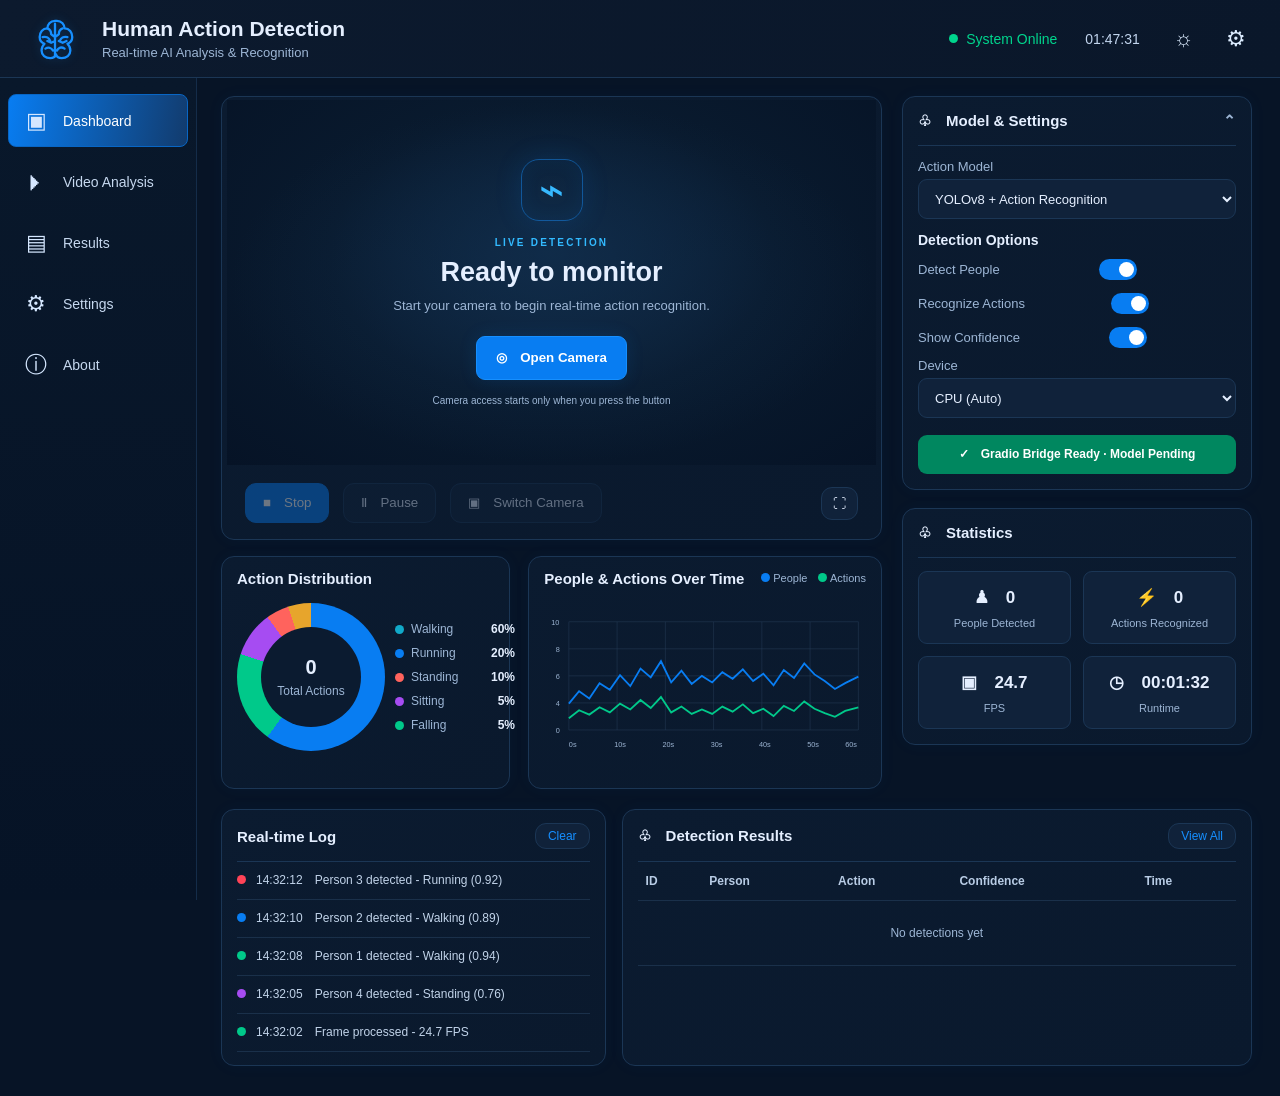
<file: Action-Recognition-UI/index.html>
<!doctype html>
<html lang="en" data-theme="dark">
<head>
<meta charset="utf-8"><meta name="viewport" content="width=device-width,initial-scale=1">
<meta name="theme-color" content="#081426"><title>Human Action Detection</title>
<link rel="stylesheet" href="styles.css">
</head>
<body>
<header class="topbar">
  <div class="brand-icon" aria-hidden="true"><svg viewBox="0 0 48 48"><path d="M24 5c-5 0-8 4-8 8-5 0-8 4-8 9 0 3 2 6 5 7-2 2-3 4-3 7 0 5 4 8 9 8 3 0 5-1 6-4 1 3 3 4 6 4 5 0 9-3 9-8 0-3-1-5-3-7 3-1 5-4 5-7 0-5-3-9-8-9 0-4-3-8-8-8Z"/><path d="M24 8v34M16 13c3 1 4 3 4 6m-9 3c4-1 7 1 8 4m-5 8c3-2 6-1 8 2m10-23c-3 1-4 3-4 6m9 3c-4-1-7 1-8 4m5 8c-3-2-6-1-8 2M20 19l4 3 4-3m-12 7 4 2 4-2m4 0 4 2 4-2"/></svg></div>
  <div class="brand"><h1>Human Action Detection</h1><p>Real-time AI Analysis &amp; Recognition</p></div>
  <div class="top-spacer"></div><div class="online"><i></i>System Online</div><time id="clock">14:32:18</time>
  <button class="icon-btn" id="themeToggle" aria-label="Toggle theme">☼</button><button class="icon-btn gear" aria-label="Settings">⚙</button>
  <button class="icon-btn mobile-menu" id="mobileMenu" aria-label="Open menu">☰</button>
</header>
<aside class="sidebar" id="sidebar">
<nav>
<button class="nav active" data-nav="Dashboard"><span>▣</span>Dashboard</button>
<button class="nav" data-nav="Video Analysis"><span>⏵</span>Video Analysis</button>
<button class="nav" data-nav="Results"><span>▤</span>Results</button>
<button class="nav" data-nav="Settings"><span>⚙</span>Settings</button>
<button class="nav" data-nav="About"><span>ⓘ</span>About</button>
</nav>
</aside>
<main class="main">
<div class="layout">
<section class="center">
<section class="panel video-panel">
 <div class="video" id="videoFrame">
  <video id="cameraVideo" autoplay muted playsinline hidden></video>
  <div class="video-empty" id="videoEmpty">
   <div class="camera-glyph" aria-hidden="true">⌁</div>
   <p class="eyebrow" id="videoEyebrow">LIVE DETECTION</p>
   <h2 id="videoTitle">Ready to monitor</h2>
   <p class="video-help" id="videoHelp">Start your camera to begin real-time action recognition.</p>
   <div class="empty-actions">
    <button class="primary" id="openCameraBtn">◎　Open Camera</button>
    <button id="chooseVideoBtn" hidden>↑　Upload Video</button>
   </div>
   <span class="privacy-note">Camera access starts only when you press the button</span>
  </div>
  <div class="live" id="liveBadge" hidden><i></i>LIVE</div><div class="fps" id="fpsBadge" hidden>FPS: <b id="fpsValue">0.0</b></div>
 </div>
 <div class="video-controls">
  <div><button class="primary" id="stopBtn">■　Stop</button><button id="pauseBtn">Ⅱ　Pause</button><button id="cameraBtn">▣　Switch Camera</button><input type="file" id="videoUpload" accept="video/*" hidden></div><button id="fullscreenBtn" class="square">⛶</button>
 </div>
</section>
<div class="charts">
<section class="panel chart"><h2>Action Distribution</h2><div class="distribution"><div class="donut"><div><b id="totalActions">5</b><span>Total Actions</span></div></div><ul><li><i class="cyan"></i>Walking <b>60%</b></li><li><i class="blue"></i>Running <b>20%</b></li><li><i class="coral"></i>Standing <b>10%</b></li><li><i class="purple"></i>Sitting <b>5%</b></li><li><i class="green"></i>Falling <b>5%</b></li></ul></div></section>
<section class="panel chart timeline"><h2>People &amp; Actions Over Time <small><i class="blue"></i> People　<i class="green"></i> Actions</small></h2><svg viewBox="0 0 440 205" role="img" aria-label="People and actions over time"><g class="gridlines"><path d="M34 16H430M34 53H430M34 90H430M34 127H430M34 164H430M34 16V164M100 16V164M166 16V164M232 16V164M298 16V164M364 16V164M430 16V164"/></g><g class="axis"><text x="10" y="20">10</text><text x="16" y="57">8</text><text x="16" y="94">6</text><text x="16" y="131">4</text><text x="16" y="168">0</text><text x="34" y="188">0s</text><text x="96" y="188">10s</text><text x="162" y="188">20s</text><text x="228" y="188">30s</text><text x="294" y="188">40s</text><text x="360" y="188">50s</text><text x="412" y="188">60s</text></g><path class="blue-line" d="M34 128 48 111 62 121 76 100 90 109 104 89 118 104 132 80 146 92 160 70 174 99 188 83 202 101 216 90 230 99 244 85 258 94 272 81 286 97 300 87 314 103 328 82 342 93 356 73 370 88 384 97 398 108 412 100 430 91"/><path class="green-line" d="M34 148 48 137 62 143 76 133 90 140 104 128 118 136 132 123 146 134 160 119 174 140 188 132 202 142 216 136 230 142 244 132 258 139 272 129 286 141 300 135 314 145 328 131 342 138 356 125 370 135 384 141 398 146 412 138 430 133"/></svg></section>
</div>
</section>
<aside class="right">
<section class="panel settings"><h2>♧　Model &amp; Settings <span>⌃</span></h2><label>Action Model</label><select id="modelSelect"><option>YOLOv8 + Action Recognition</option><option>YOLO Pose + ST-GCN++</option><option>Custom Action Model</option></select><h3>Detection Options</h3><label class="switch">Detect People <input type="checkbox" checked data-setting="detectPeople"><i></i></label><label class="switch">Recognize Actions <input type="checkbox" checked data-setting="recognizeActions"><i></i></label><label class="switch">Show Confidence <input type="checkbox" checked data-setting="showConfidence"><i></i></label><label>Device</label><select id="deviceSelect"><option>CPU (Auto)</option><option>CUDA</option></select><div class="loaded">✓　Gradio Bridge Ready · Model Pending</div></section>
<section class="panel stats"><h2>♧　Statistics</h2><div class="stat-grid"><div><b>♟　<span id="peopleCount">4</span></b><small>People Detected</small></div><div><b>⚡　<span id="actionCount">5</span></b><small>Actions Recognized</small></div><div><b>▣　<span id="statFps">24.7</span></b><small>FPS</small></div><div><b>◷　00:01:32</b><small>Runtime</small></div></div></section>
</aside>
<div class="bottom-grid">
<section class="panel log"><h2>Real-time Log <button id="clearLog">Clear</button></h2><div id="logList"><p><i class="red"></i>14:32:12　Person 3 detected - Running (0.92)</p><p><i class="blue"></i>14:32:10　Person 2 detected - Walking (0.89)</p><p><i class="green"></i>14:32:08　Person 1 detected - Walking (0.94)</p><p><i class="purple"></i>14:32:05　Person 4 detected - Standing (0.76)</p><p><i class="green"></i>14:32:02　Frame processed - 24.7 FPS</p></div></section>
<section class="panel results"><h2>♧　Detection Results <button id="viewAll">View All</button></h2><div class="table-wrap"><table><thead><tr><th>ID</th><th>Person</th><th>Action</th><th>Confidence</th><th>Time</th></tr></thead><tbody id="resultsBody"><tr><td>1</td><td>🟢 Person 1</td><td>Walking</td><td>0.94</td><td>14:32:12</td></tr><tr><td>2</td><td>🔵 Person 2</td><td>Walking</td><td>0.89</td><td>14:32:10</td></tr><tr><td>3</td><td>🔴 Person 3</td><td>Running</td><td>0.92</td><td>14:32:08</td></tr><tr><td>4</td><td>🟣 Person 4</td><td>Standing</td><td>0.76</td><td>14:32:05</td></tr></tbody></table></div></section>
</div>
</div>
</main>
<script src="app.js"></script>
</body></html>
</file>
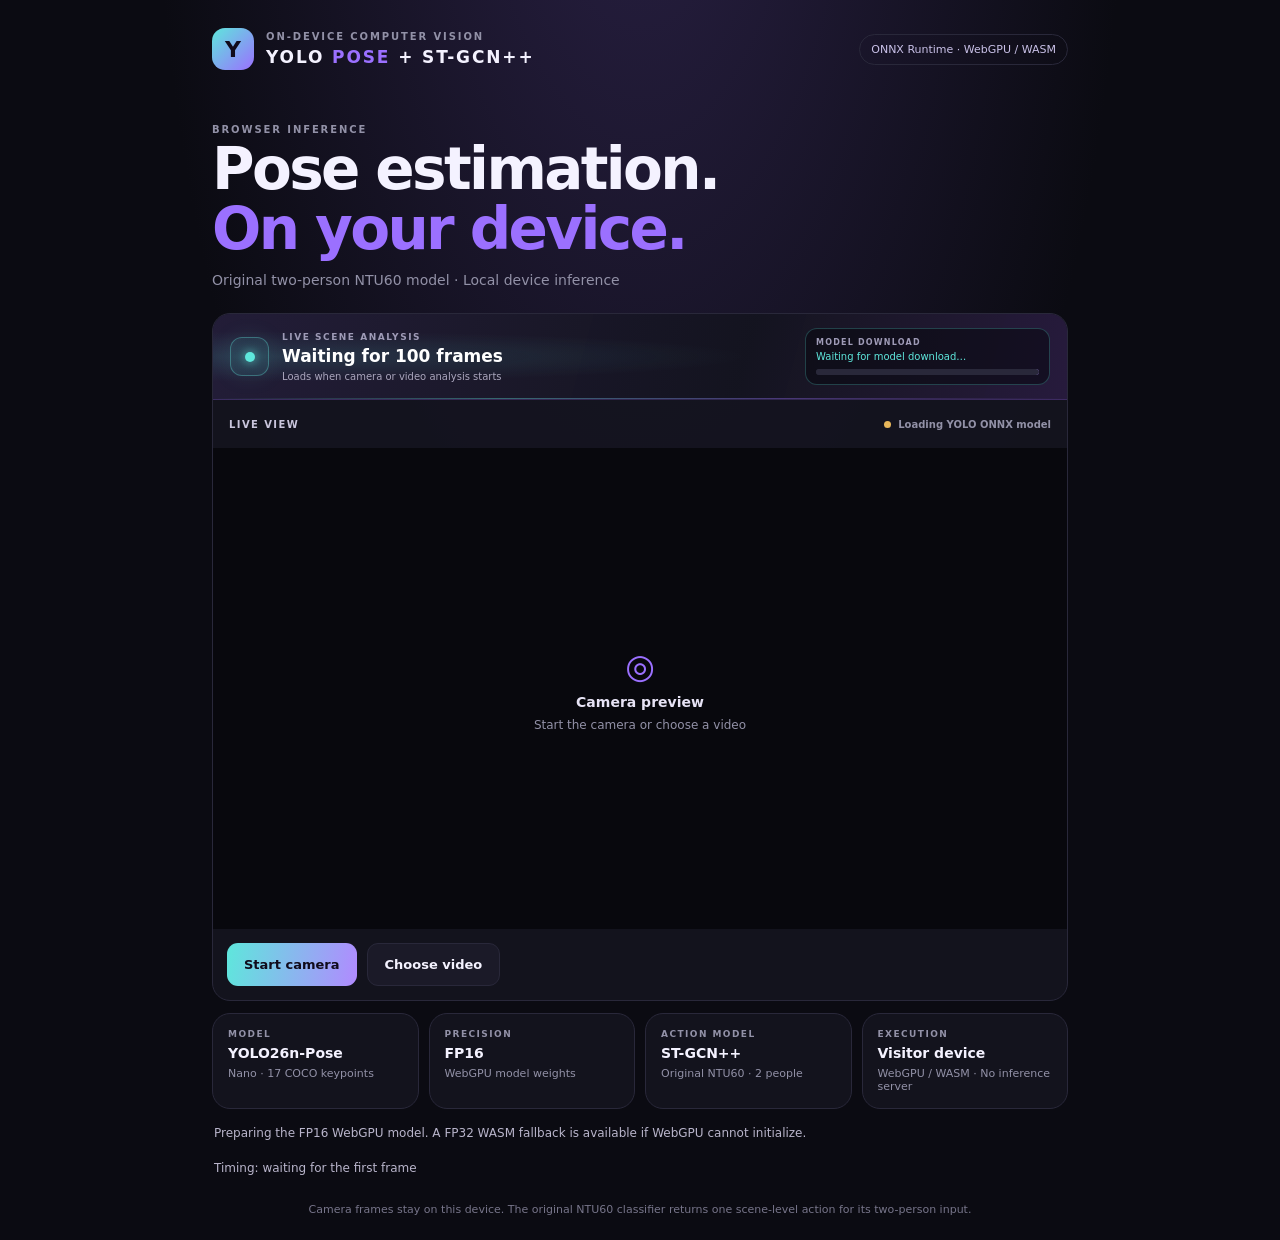
<file: browser-yolo-ncnn/index.html>
<!doctype html>
<html lang="en">
<head>
  <meta charset="utf-8">
  <meta name="viewport" content="width=device-width, initial-scale=1">
  <meta name="theme-color" content="#101018">
  <title>YOLO26 + ST-GCN++ · Browser Action Recognition</title>
  <link rel="stylesheet" href="./styles.css?v=5">
</head>
<body>
  <main class="shell">
    <header class="topbar">
      <div class="brand-mark">Y</div>
      <div>
        <p class="eyebrow">ON-DEVICE COMPUTER VISION</p>
        <h1>YOLO <span>POSE</span> + ST-GCN++</h1>
      </div>
      <span class="engine-tag">ONNX Runtime · WebGPU / WASM</span>
    </header>
    <section class="intro">
      <p class="eyebrow">BROWSER INFERENCE</p>
      <h2>Pose estimation.<br><span>On your device.</span></h2>
      <p class="subcopy">Original two-person NTU60 model · Local device inference</p>
    </section>
    <section class="viewer-card" aria-label="Video preview">
      <div class="scene-banner" aria-live="polite">
        <div class="scene-banner-mark"><span></span></div>
        <div class="scene-banner-copy">
          <span class="scene-kicker">LIVE SCENE ANALYSIS</span>
          <strong id="action-result">Waiting for 100 frames</strong>
          <small id="action-status">Loads when camera or video analysis starts</small>
        </div>
    <section id="model-progress" class="model-progress scene-download" aria-live="polite">
      <div class="model-progress-heading">
        <strong>MODEL DOWNLOAD</strong>
        <span id="model-progress-text">Waiting for model download…</span>
      </div>
      <progress id="model-progress-bar" max="100" data-indeterminate="true"></progress>
    </section>
        <span id="action-confidence" hidden>--</span>
      </div>
      <div class="viewer-head">
        <span>LIVE VIEW</span>
        <span id="runtime-status" class="status"><i></i><span>Preparing runtime</span></span>
      </div>
      <div class="stage">
        <video id="camera" autoplay muted playsinline></video>
        <canvas id="overlay"></canvas>
        <div id="empty-state" class="empty-state">
          <div class="camera-icon">◎</div>
          <strong>Camera preview</strong>
          <span>Start the camera or choose a video</span>
        </div>
      </div>
      <div class="controls">
        <button id="camera-button" class="primary">Start camera</button>
        <label class="secondary" for="video-input">Choose video</label>
        <input id="video-input" type="file" accept="video/*" hidden>
        <a id="download-video" class="secondary" href="#" download hidden>Download video</a>
      </div>
    </section>
    <section class="info-grid">
      <div class="info-card"><span class="info-label">MODEL</span><strong>YOLO26n-Pose</strong><small>Nano · 17 COCO keypoints</small></div>
      <div class="info-card"><span class="info-label">PRECISION</span><strong>FP16</strong><small>WebGPU model weights</small></div>
      <div class="info-card"><span class="info-label">ACTION MODEL</span><strong>ST-GCN++</strong><small>Original NTU60 · 2 people</small></div>
      <div class="info-card"><span class="info-label">EXECUTION</span><strong>Visitor device</strong><small>WebGPU / WASM · No inference server</small></div>
    </section>
    <p id="notice" class="notice" role="status">Checking browser support…</p>
    <p id="perf" class="notice" role="status">Timing: waiting for the first frame</p>
    <footer>Camera frames stay on this device. The original NTU60 classifier returns one scene-level action for its two-person input.</footer>
  </main>
  <script type="module" src="./app.js?v=12"></script>
</body>
</html>
</file>
<file: Action-Recognition-UI/styles.css>
:root{font-family:Inter,"Segoe UI",Arial,sans-serif;color-scheme:dark;--bg:#071426;--side:#08172a;--panel:#0b1b30;--panel2:#10223a;--border:#1b3655;--text:#e5efff;--muted:#9db6d5;--blue:#087df2;--cyan:#11a9c9;--green:#00c98a;--red:#ff4357;--purple:#a64cf2;--shadow:0 0 18px #0787ff0a}*{box-sizing:border-box}body{margin:0;background:var(--bg);color:var(--text);font-size:14px}.topbar{height:78px;position:fixed;z-index:5;inset:0 0 auto;display:flex;align-items:center;padding:0 28px;gap:20px;background:linear-gradient(110deg,#0c1a2e,#0a172a);border-bottom:1px solid var(--border)}.brand-icon{width:54px;height:54px;color:#168fff;display:grid;place-items:center}.brand-icon svg{width:46px;height:46px;fill:none;stroke:currentColor;stroke-width:2.4;stroke-linecap:round;stroke-linejoin:round;filter:drop-shadow(0 0 5px #168fff33)}.brand h1{font-size:21px;margin:0 0 4px;font-weight:700}.brand p{margin:0;color:var(--muted);font-size:13px}.top-spacer{flex:1}.online{color:#00d58d;display:flex;align-items:center;gap:8px}.online i,.live i{width:9px;height:9px;border-radius:50%;background:#00d58d;display:inline-block}.topbar time{color:#c2d5ee;font-variant-numeric:tabular-nums;margin:0 8px}.icon-btn{border:0;background:transparent;color:#dcecff;font-size:22px;cursor:pointer}.mobile-menu{display:none}.sidebar{position:fixed;top:78px;bottom:0;left:0;width:197px;background:linear-gradient(180deg,#09182b,#061326);border-right:1px solid #142c49;padding:16px 8px;z-index:4}.sidebar nav{display:grid;gap:8px}.nav{height:53px;border:1px solid transparent;border-radius:8px;background:transparent;color:#c6d8ef;text-align:left;padding:0 16px;display:flex;align-items:center;gap:16px;font-size:14px;cursor:pointer}.nav span{font-size:22px;width:22px;color:#d5e7ff;text-align:center}.nav.active{background:linear-gradient(100deg,#087df2,#123b6d);border-color:#0866c5;color:#fff}.main{margin-left:197px;padding:92px 18px 26px 15px;min-height:100vh}.layout{display:grid;grid-template-columns:minmax(0,1.73fr) minmax(300px,.816fr);gap:16px}.center{min-width:0}.panel{background:linear-gradient(145deg,var(--panel),#0a192d);border:1px solid var(--border);border-radius:11px;box-shadow:var(--shadow)}.video-panel{padding:3px 5px 16px}.video{height:auto;aspect-ratio:1.59;position:relative;overflow:hidden;background:#172b40}.video>img,.video>video{width:100%;height:100%;object-fit:cover;display:block}.live,.fps{position:absolute;top:12px;padding:5px 9px;border-radius:5px;background:#061426d9;color:#fff;font-size:12px}.live{left:12px;background:#f02643;font-weight:700}.live i{background:white;margin-right:5px;width:7px;height:7px}.fps{right:12px}.person{position:absolute;border:2px solid var(--person);width:14%;height:54%;top:28%;left:14%;color:#fff}.person b,.person span{position:absolute;left:-2px;top:-39px;white-space:nowrap;background:var(--person);padding:4px 6px;font-weight:500;font-size:13px}.person span{top:-19px}.p1{--person:#00d75b;left:14%;top:28%;height:68%}.p2{--person:#087df2;left:40%;top:31%;height:61%}.p3{--person:#ff344e;left:75%;top:28%;height:59%}.p4{--person:#a94ce9;left:57%;top:39%;width:7%;height:30%}.video-controls{display:flex;justify-content:space-between;align-items:center;padding:18px 18px 0}.video-controls>div{display:flex;gap:14px}.video-controls button,.log button,.results button{border:1px solid var(--border);border-radius:11px;background:var(--panel2);color:var(--text);padding:10px 17px;cursor:pointer}.video-controls .primary{background:#087df2;border-color:#087df2;color:white}.video-controls .square{padding:8px 11px}.charts{display:grid;grid-template-columns:1fr 1.18fr;gap:16px;margin-top:16px}.chart{padding:13px 15px 10px;min-width:0}.panel h2{font-size:15px;margin:0;font-weight:650}.distribution{display:flex;align-items:center;justify-content:space-around;gap:10px;min-height:180px}.donut{width:148px;height:148px;flex:0 0 148px;border-radius:50%;background:conic-gradient(#087df2 0 60%,#00c98a 60% 80%,#a64cf2 80% 90%,#ff635d 90% 95%,#e7a52c 95%)}.donut>div{margin:24px;width:100px;height:100px;background:var(--panel);border-radius:50%;display:flex;align-items:center;justify-content:center;flex-direction:column}.donut b{font-size:20px}.donut span{font-size:12px;color:var(--muted);margin-top:5px}.distribution ul{padding:0;margin:0;list-style:none;min-width:120px;color:var(--muted);font-size:12px}.distribution li{display:flex;align-items:center;gap:7px;margin:10px 0;white-space:nowrap}.distribution li b{margin-left:auto;color:var(--text)}.distribution li i,.chart h2 small i{width:9px;height:9px;border-radius:50%;display:inline-block}.cyan{background:#11a9c9}.blue{background:#087df2}.coral{background:#ff635d}.purple{background:#a64cf2}.green{background:#00c98a}.red{background:#ff4357}.timeline h2{display:flex;justify-content:space-between;align-items:center}.timeline h2 small{font-size:11px;color:var(--muted);font-weight:400}.timeline svg{width:100%;height:180px;margin-top:8px}.gridlines path{stroke:#29405b;stroke-width:1;fill:none;opacity:.65}.axis{fill:#9cb4d2;font-size:10px}.blue-line,.green-line{fill:none;stroke-width:2.5}.blue-line{stroke:#087df2}.green-line{stroke:#00c98a}.right{display:grid;align-content:start;gap:16px}.settings,.stats{padding:15px}.settings h2,.stats h2{border-bottom:1px solid var(--border);padding-bottom:14px;margin-bottom:13px}.settings h2 span{float:right;color:var(--muted)}.settings label{display:block;color:var(--muted);font-size:13px;margin:8px 0 5px}.settings select{width:100%;height:40px;background:var(--panel2);border:1px solid var(--border);border-radius:9px;color:var(--text);padding:0 12px;font-size:13px}.settings h3{font-size:14px;margin:13px 0 6px}.switch{display:flex!important;justify-content:space-between;align-items:center;height:26px}.switch input{appearance:none;width:38px;height:21px;background:#43556b;border-radius:20px;position:relative;margin:0;cursor:pointer}.switch input:checked{background:#087df2}.switch input:after{content:"";position:absolute;width:15px;height:15px;left:3px;top:3px;background:white;border-radius:50%;transition:.15s}.switch input:checked:after{left:20px}.loaded{margin-top:17px;text-align:center;padding:11px;background:#00875f;border-radius:9px;color:white;font-weight:600;font-size:12px}.stat-grid{display:grid;grid-template-columns:1fr 1fr;gap:12px}.stat-grid>div{background:var(--panel2);border:1px solid var(--border);border-radius:9px;padding:14px 10px;text-align:center}.stat-grid b{display:block;font-size:17px}.stat-grid small{display:block;color:var(--muted);font-size:11px;margin-top:8px}.bottom-grid{grid-column:1/-1;display:grid;grid-template-columns:.61fr 1fr;gap:16px;min-width:0}.log,.results{margin-top:0;padding:13px 15px;min-width:0}.log h2,.results h2{display:flex;justify-content:space-between;align-items:center;border-bottom:1px solid var(--border);padding-bottom:12px}.log button,.results button{font-size:12px;padding:5px 12px;color:#168fff}.log p{padding:10px 0;margin:0;border-bottom:1px solid #1a304a;color:#c1d3e9;font-size:12px}.log p i{width:9px;height:9px;border-radius:50%;display:inline-block;margin-right:10px}.table-wrap{overflow-x:auto}table{border-collapse:collapse;width:100%;font-size:12px;white-space:nowrap}th,td{text-align:left;padding:12px 8px;border-bottom:1px solid #1a304a}th{color:#b8cce5;font-weight:600}td{color:#d6e5f8}.empty{position:absolute;inset:0;display:grid;place-content:center;text-align:center;background:#071426dd;line-height:2}.empty[hidden]{display:none}.empty small{color:#adc2dc}.dot{display:inline-block;width:9px;height:9px;border-radius:50%;margin-right:9px}.dot.green{background:#00c98a}.dot.blue{background:#087df2}.dot.red{background:#ff4357}.dot.purple{background:#a64cf2}.dot.cyan{background:#11a9c9}button:focus-visible,select:focus-visible{outline:2px solid #24a0ff;outline-offset:2px}html[data-theme=light]{color-scheme:light;--bg:#edf3fa;--side:#f5f8fc;--panel:#fff;--panel2:#f0f5fb;--border:#d3dfed;--text:#19314d;--muted:#607995;--shadow:0 3px 16px #234a7210}html[data-theme=light] .topbar{background:#fff}html[data-theme=light] .sidebar{background:#f5f8fc}html[data-theme=light] .main{background:#edf3fa}html[data-theme=light] .panel{background:linear-gradient(145deg,#fff,#f8fbff)}html[data-theme=light] .nav{color:#405a76}html[data-theme=light] .nav.active{color:#fff}html[data-theme=light] .nav span{color:#58718d}html[data-theme=light] .video-controls button:not(.primary){color:#24415f}html[data-theme=light] .donut>div{background:#fff}html[data-theme=light] th,html[data-theme=light] td{border-color:#e2eaf3;color:#27425f}html[data-theme=light] th{color:#304e6d}html[data-theme=light] .topbar time{color:#49627e}html[data-theme=light] .icon-btn{color:#49627e}html[data-theme=light] .log p{border-color:#e2eaf3;color:#405a76}@media(max-width:1050px){.layout{grid-template-columns:minmax(0,1fr) 290px}.charts{grid-template-columns:1fr}.distribution{min-height:160px}.timeline svg{height:165px}}@media(max-width:760px){.topbar{height:66px;padding:0 12px;gap:10px}.brand-icon{width:36px;height:40px;font-size:34px}.brand h1{font-size:16px}.brand p{font-size:10px}.online,.topbar time,.gear{display:none}.mobile-menu{display:block}.sidebar{top:66px;left:-210px;width:200px;transition:left .2s;box-shadow:10px 0 30px #0003}.sidebar.open{left:0}.main{margin:0;padding:78px 10px 18px}.layout{display:flex;flex-direction:column;gap:12px}.center,.right{width:100%}.video-panel{padding:4px 4px 10px}.video{aspect-ratio:1.25}.video-controls{padding:10px 5px 0;gap:6px}.video-controls>div{gap:5px;flex-wrap:wrap}.video-controls button{font-size:11px;padding:9px 9px}.charts{grid-template-columns:1fr;gap:12px;margin-top:12px}.chart{padding:12px}.distribution{min-height:160px}.right{gap:12px}.settings,.stats{padding:13px}.bottom-grid{grid-template-columns:1fr;gap:12px}.log,.results{margin-top:0;padding:12px;grid-column:auto}.timeline svg{height:170px}.stat-grid{gap:8px}.stat-grid>div{padding:12px 6px}.person b,.person span{font-size:10px}.person b{top:-30px}.person span{top:-13px}.p4{display:none}}@media(max-width:390px){.brand h1{font-size:14px}.video{aspect-ratio:1.12}.video-controls button{padding:8px 7px}.distribution{gap:4px}.donut{width:126px;height:126px;flex-basis:126px}.donut>div{width:86px;height:86px;margin:20px}.distribution ul{font-size:11px;min-width:105px}.stat-grid b{font-size:15px}}
/* Empty media stage: camera and upload are explicit user actions. */
.video{background:radial-gradient(ellipse at 50% 42%,#102c4a 0%,#091a2e 48%,#061326 100%);display:grid;place-items:center}
.video-empty{position:absolute;inset:0;display:flex;flex-direction:column;align-items:center;justify-content:center;text-align:center;padding:22px;background:radial-gradient(ellipse at center,#102b48aa,transparent 70%)}
.video-empty[hidden]{display:none}
.camera-glyph{width:62px;height:62px;border:1px solid #168fff77;border-radius:18px;display:grid;place-items:center;color:#37b9ff;font-size:42px;line-height:1;box-shadow:0 0 28px #0787ff22,inset 0 0 20px #0787ff12;margin-bottom:16px}
.eyebrow{font-size:10px;letter-spacing:2.2px;color:#32baff;font-weight:700;margin:0 0 9px}
.video-empty h2{font-size:clamp(19px,2.2vw,27px);margin:0 0 8px;color:var(--text)}
.video-help{font-size:13px;color:var(--muted);max-width:360px;line-height:1.6;margin:0 0 20px}
.empty-actions{display:flex;gap:10px;justify-content:center;flex-wrap:wrap}
.empty-actions button{border:1px solid #168fff88;border-radius:9px;background:#0b2b4b;color:#e8f5ff;padding:12px 19px;font-weight:650;cursor:pointer;box-shadow:0 0 18px #0787ff20}
.empty-actions button.primary{background:#087df2;border-color:#168fff;color:white}
.privacy-note{font-size:10px;color:var(--muted);margin-top:15px}
.video-controls button:disabled{opacity:.4;cursor:not-allowed}
.no-data{text-align:center;color:var(--muted);padding:25px}
html[data-theme=light] .video{background:radial-gradient(ellipse at 50% 42%,#e4f2ff 0%,#dceafa 48%,#cfdeef 100%)}
html[data-theme=light] .camera-glyph{color:#087df2;border-color:#087df266}
html[data-theme=light] .empty-actions button{background:#e8f3ff;color:#17456f}
html[data-theme=light] .empty-actions button.primary{background:#087df2;color:white}
@media(max-width:760px){.video{aspect-ratio:1.25}.video-empty{padding:14px}.camera-glyph{width:52px;height:52px;font-size:34px;margin-bottom:12px}.video-help{font-size:12px;margin-bottom:15px}.empty-actions button{padding:11px 14px;font-size:12px}}


/* Responsive layout refinement: balanced desktop canvas and compact mobile dashboard */
@media (min-width: 761px) {
  .main { padding: 96px 28px 30px 24px; }
  .layout { grid-template-columns: minmax(0, 1fr) 350px; gap: 20px; }
  .video { aspect-ratio: 16 / 9; }
  .charts { grid-template-columns: minmax(0, .9fr) minmax(0, 1.1fr); gap: 18px; }
  .right { gap: 18px; }
  .panel { border-radius: 13px; }
}
@media (min-width: 1450px) {
  .layout { grid-template-columns: minmax(0, 1fr) 380px; gap: 24px; }
  .main { padding-left: 32px; padding-right: 36px; }
  .video-panel { padding: 8px 8px 18px; }
  .charts { gap: 20px; margin-top: 20px; }
}
@media (max-width: 760px) {
  .main { padding: 76px 10px 14px; }
  .layout { display: grid; grid-template-columns: minmax(0, 1fr) minmax(0, 1fr); gap: 10px; }
  .center, .right { display: contents; }
  .video-panel { grid-column: 1 / -1; grid-row: 1; }
  .video { aspect-ratio: 16 / 9; }
  .stats { grid-column: 1 / -1; grid-row: 2; padding: 10px; }
  .stats h2 { padding-bottom: 8px; margin-bottom: 8px; }
  .stat-grid { grid-template-columns: repeat(4, minmax(0, 1fr)); gap: 6px; }
  .stat-grid > div { padding: 9px 4px; min-width: 0; }
  .stat-grid b { font-size: 14px; white-space: nowrap; }
  .stat-grid small { font-size: 9px; line-height: 1.2; margin-top: 5px; }
  .charts { grid-column: 1 / -1; grid-template-columns: minmax(0, .92fr) minmax(0, 1.08fr); gap: 8px; margin-top: 0; }
  .chart { padding: 10px 8px; min-width: 0; overflow: hidden; }
  .panel h2 { font-size: 12px; }
  .distribution { min-height: 112px; gap: 4px; justify-content: center; }
  .donut { width: 88px; height: 88px; flex: 0 0 88px; }
  .donut > div { width: 60px; height: 60px; margin: 14px; }
  .donut b { font-size: 15px; }
  .donut span { font-size: 8px; text-align: center; }
  .distribution ul { min-width: 0; font-size: 9px; }
  .distribution li { gap: 4px; margin: 6px 0; white-space: normal; }
  .distribution li i { width: 6px; height: 6px; flex: 0 0 6px; }
  .distribution li b { margin-left: auto; }
  .timeline h2 { display: block; line-height: 1.4; }
  .timeline h2 small { display: block; margin-top: 3px; font-size: 8px; }
  .timeline svg { height: 112px; margin-top: 4px; }
  .settings { grid-column: 1 / -1; padding: 10px; }
  .settings h2 { padding-bottom: 8px; margin-bottom: 7px; }
  .settings label { display: inline-flex; align-items: center; justify-content: space-between; width: calc(50% - 6px); margin: 5px 3px; font-size: 11px; }
  .settings h3 { margin: 7px 0 3px; font-size: 12px; }
  .settings select { height: 34px; font-size: 11px; }
  .loaded { margin-top: 8px; padding: 7px; }
  .bottom-grid { grid-column: 1 / -1; grid-template-columns: minmax(0, 1fr) minmax(0, 1fr); gap: 8px; }
  .log, .results { padding: 10px 8px; min-width: 0; }
  .log p { padding: 7px 0; font-size: 9px; line-height: 1.35; }
  .log button, .results button { font-size: 9px; padding: 4px 7px; }
  table { font-size: 9px; }
  th, td { padding: 8px 5px; }
  .video-controls { padding: 8px 4px 0; }
  .video-controls button { padding: 8px 7px; font-size: 10px; }
  .empty-actions button { padding: 9px 12px; }
  .camera-glyph { width: 42px; height: 42px; font-size: 28px; margin-bottom: 7px; }
  .video-empty h2 { font-size: 17px; margin-bottom: 4px; }
  .video-help { font-size: 10px; margin-bottom: 9px; }
  .privacy-note { margin-top: 8px; font-size: 8px; }
}
@media (max-width: 390px) {
  .layout { gap: 8px; }
  .stat-grid small { font-size: 8px; }
  .donut { width: 78px; height: 78px; flex-basis: 78px; }
  .donut > div { width: 54px; height: 54px; margin: 12px; }
  .distribution ul { font-size: 8px; }
  .timeline svg { height: 100px; }
  .video-controls button { padding: 7px 5px; font-size: 9px; }
}


/* Explicit desktop grid placement keeps the settings rail beside the media stage */
@media (min-width: 761px) {
  .layout {
    display: grid !important;
    width: 100%;
    grid-template-columns: minmax(0, 1fr) 350px !important;
    grid-template-rows: auto auto;
    align-items: start;
  }
  .center { grid-column: 1; grid-row: 1; min-width: 0; }
  .right { grid-column: 2; grid-row: 1; min-width: 0; }
  .bottom-grid { grid-column: 1 / -1; grid-row: 2; }
  .video-panel, .charts { width: 100%; }
}
@media (min-width: 1450px) {
  .layout { grid-template-columns: minmax(0, 1fr) 380px !important; }
}
</file>
<file: browser-yolo-ncnn/styles.css>
:root {
  color-scheme: dark;
  --bg: #0b0b12;
  --panel: #14141f;
  --line: #29283a;
  --muted: #9291a7;
  --text: #f4f2ff;
  --purple: #9b70ff;
  --cyan: #5ee7dc;
}
* { box-sizing: border-box; }
body {
  margin: 0; min-height: 100vh;
  background: radial-gradient(ellipse at 50% -20%, #292044 0, var(--bg) 54%);
  color: var(--text);
  font-family: Inter, ui-sans-serif, system-ui, -apple-system, BlinkMacSystemFont, "Segoe UI", sans-serif;
}
.shell { width: min(900px, 100%); margin: 0 auto; padding: 28px 22px 24px; }
.topbar { display: flex; align-items: center; gap: 12px; }
.brand-mark {
  width: 42px; height: 42px; display: grid; place-items: center;
  border-radius: 13px; color: #100b1b; font-weight: 900; font-size: 22px;
  background: linear-gradient(135deg, var(--cyan), var(--purple));
}
.eyebrow { margin: 0 0 5px; color: var(--muted); font-size: 10px; letter-spacing: .19em; font-weight: 800; }
h1 { margin: 0; font-size: 17px; letter-spacing: .11em; }
h1 span, .intro h2 span { color: var(--purple); }
.engine-tag { margin-left: auto; border: 1px solid var(--line); border-radius: 99px; padding: 8px 11px; color: #c9c1e8; font-size: 11px; }
.intro { padding: 54px 0 25px; }
.intro h2 { margin: 0; font-size: clamp(34px, 7vw, 58px); line-height: 1.03; letter-spacing: -.045em; }
.subcopy { color: var(--muted); margin: 13px 0 0; font-size: 14px; }
.viewer-card, .info-card { background: color-mix(in srgb, var(--panel) 92%, transparent); border: 1px solid var(--line); border-radius: 18px; }
.viewer-card { overflow: hidden; }
.viewer-head { height: 48px; display: flex; align-items: center; justify-content: space-between; padding: 0 16px; font-size: 10px; font-weight: 800; letter-spacing: .14em; color: #c9c5dc; }
.status { display: flex; align-items: center; gap: 7px; color: var(--muted); letter-spacing: 0; font-weight: 600; }
.status i { width: 7px; height: 7px; border-radius: 50%; background: #e7b65a; }
.stage { position: relative; min-height: 260px; aspect-ratio: 16 / 9; background: #08080d; display: grid; place-items: center; overflow: hidden; }
video, canvas { position: absolute; width: 100%; height: 100%; inset: 0; object-fit: contain; }
canvas { pointer-events: none; }
.empty-state { display: flex; align-items: center; flex-direction: column; gap: 8px; color: var(--muted); font-size: 12px; text-align: center; }
.empty-state strong { color: #e7e3f5; font-size: 14px; }
.camera-icon { font-size: 34px; color: var(--purple); }
.controls { display: flex; gap: 10px; padding: 14px; }
button, .secondary { min-height: 43px; padding: 0 17px; border-radius: 11px; font: inherit; font-size: 13px; font-weight: 750; cursor: pointer; display: inline-flex; align-items: center; justify-content: center; }
.primary { border: 0; color: #100b1b; background: linear-gradient(100deg, var(--cyan), #b18aff); }
.secondary { border: 1px solid var(--line); color: var(--text); background: #1b1a28; text-decoration: none; }
a.secondary[hidden] { display: none; }
a.secondary { white-space: nowrap; }
.action-readout { display: flex; flex-direction: column; gap: 6px; padding: 0 16px 16px; }
.action-readout strong { color: #f2c66d; font-size: 14px; line-height: 1.4; }
.action-readout small { color: var(--muted); font-size: 11px; }
.info-grid { display: grid; grid-template-columns: repeat(4, 1fr); gap: 10px; margin-top: 12px; }
.info-card { padding: 15px; display: flex; flex-direction: column; gap: 6px; }
.info-label { color: var(--muted); font-size: 9px; letter-spacing: .16em; font-weight: 800; }
.info-card strong { font-size: 14px; }
.info-card small { color: var(--muted); font-size: 11px; }
.notice { min-height: 20px; margin: 15px 2px 0; color: #b9b5cb; font-size: 12px; line-height: 1.5; }
footer { margin-top: 24px; color: #77758a; text-align: center; font-size: 11px; }
@media (max-width: 560px) {
  .shell { padding: 20px 13px; }
  .engine-tag { font-size: 9px; padding: 7px 8px; }
  .intro { padding: 42px 0 20px; }
  .stage { min-height: 220px; aspect-ratio: 4 / 3; }
  .info-grid { grid-template-columns: 1fr; }
  .info-card { padding: 12px 14px; }
}


/* Live scene classification banner */
.scene-banner {
  position: relative;
  display: flex;
  align-items: center;
  gap: 13px;
  min-height: 82px;
  padding: 14px 17px;
  overflow: hidden;
  border-bottom: 1px solid rgba(155, 112, 255, .2);
  background:
    radial-gradient(ellipse at 8% 50%, rgba(94, 231, 220, .13), transparent 42%),
    linear-gradient(105deg, rgba(35, 29, 57, .96), rgba(20, 20, 31, .98) 62%, rgba(40, 27, 62, .94));
}
.scene-banner::after {
  content: "";
  position: absolute;
  inset: auto 0 0;
  height: 1px;
  background: linear-gradient(90deg, transparent, rgba(94, 231, 220, .55), rgba(155, 112, 255, .55), transparent);
  opacity: .7;
}
.scene-banner-mark {
  width: 39px;
  height: 39px;
  flex: 0 0 39px;
  display: grid;
  place-items: center;
  border: 1px solid rgba(94, 231, 220, .35);
  border-radius: 12px;
  background: rgba(94, 231, 220, .08);
  box-shadow: 0 0 22px rgba(94, 231, 220, .1), inset 0 0 14px rgba(94, 231, 220, .06);
}
.scene-banner-mark span {
  width: 10px;
  height: 10px;
  border-radius: 50%;
  background: var(--cyan);
  box-shadow: 0 0 12px var(--cyan);
  animation: scene-pulse 1.8s ease-in-out infinite;
}
.scene-banner-copy {
  min-width: 0;
  flex: 1;
  display: flex;
  flex-direction: column;
  gap: 4px;
}
.scene-kicker, .scene-confidence span {
  color: #9f9bb7;
  font-size: 9px;
  font-weight: 850;
  letter-spacing: .17em;
}
.scene-banner-copy strong {
  color: #fff;
  font-size: clamp(14px, 2.4vw, 17px);
  line-height: 1.25;
  overflow-wrap: anywhere;
}
.scene-banner-copy small {
  color: #aaa6bd;
  font-size: 10px;
}
.scene-confidence {
  flex: 0 0 auto;
  min-width: 76px;
  display: flex;
  flex-direction: column;
  align-items: flex-end;
  gap: 5px;
  padding-left: 12px;
  border-left: 1px solid rgba(255,255,255,.1);
}
.scene-confidence strong {
  color: var(--cyan);
  font-size: 19px;
  line-height: 1;
  font-variant-numeric: tabular-nums;
  text-shadow: 0 0 16px rgba(94, 231, 220, .24);
}
@keyframes scene-pulse {
  0%, 100% { opacity: 1; transform: scale(1); }
  50% { opacity: .45; transform: scale(.78); }
}
@media (max-width: 420px) {
  .scene-banner { gap: 10px; min-height: 76px; padding: 12px; }
  .scene-banner-mark { width: 33px; height: 33px; flex-basis: 33px; }
  .scene-confidence { min-width: 61px; padding-left: 9px; }
  .scene-confidence strong { font-size: 17px; }
}


/* ONNX model download progress */
.model-progress {
  margin: 14px 2px 0;
  padding: 13px 14px;
  border: 1px solid rgba(155, 112, 255, .25);
  border-radius: 12px;
  background: rgba(20, 20, 31, .82);
}
.model-progress[hidden] { display: none; }
.model-progress-heading {
  display: flex;
  align-items: center;
  justify-content: space-between;
  gap: 12px;
  margin-bottom: 9px;
}
.model-progress-heading strong {
  color: #aaa1c8;
  font-size: 9px;
  letter-spacing: .15em;
}
.model-progress-heading span {
  color: var(--cyan);
  font-size: 11px;
  font-variant-numeric: tabular-nums;
  text-align: right;
}
.model-progress progress {
  display: block;
  width: 100%;
  height: 7px;
  overflow: hidden;
  border: 0;
  border-radius: 99px;
  background: #29283a;
  accent-color: var(--purple);
}
.model-progress progress::-webkit-progress-bar { background: #29283a; border-radius: 99px; }
.model-progress progress::-webkit-progress-value {
  border-radius: 99px;
  background: linear-gradient(90deg, var(--cyan), var(--purple));
}
.model-progress progress::-moz-progress-bar {
  border-radius: 99px;
  background: linear-gradient(90deg, var(--cyan), var(--purple));
}
.model-progress progress[data-indeterminate="true"] {
  background: linear-gradient(90deg, #29283a 20%, #7660a8 50%, #29283a 80%);
  background-size: 200% 100%;
  animation: model-download-pulse 1.4s linear infinite;
}
@keyframes model-download-pulse {
  from { background-position: 100% 0; }
  to { background-position: -100% 0; }
}

/* Download progress occupies the former confidence slot in the scene banner. */
.scene-download {
  flex: 0 1 245px;
  width: 245px;
  min-width: 150px;
  margin: 0;
  padding: 9px 10px;
  border-color: rgba(94, 231, 220, .24);
  background: rgba(9, 10, 18, .58);
}
.scene-download .model-progress-heading {
  align-items: flex-start;
  flex-direction: column;
  gap: 4px;
  margin-bottom: 7px;
}
.scene-download .model-progress-heading strong {
  color: #9f9bb7;
  font-size: 8px;
}
.scene-download .model-progress-heading span {
  width: 100%;
  text-align: left;
  font-size: 10px;
}
.scene-download progress { height: 6px; }
@media (max-width: 560px) {
  .scene-banner { flex-wrap: wrap; }
  .scene-download {
    flex: 1 1 100%;
    width: 100%;
    min-width: 0;
  }
  .scene-download .model-progress-heading {
    flex-direction: row;
    align-items: center;
  }
  .scene-download .model-progress-heading span { text-align: right; }
}
</file>
